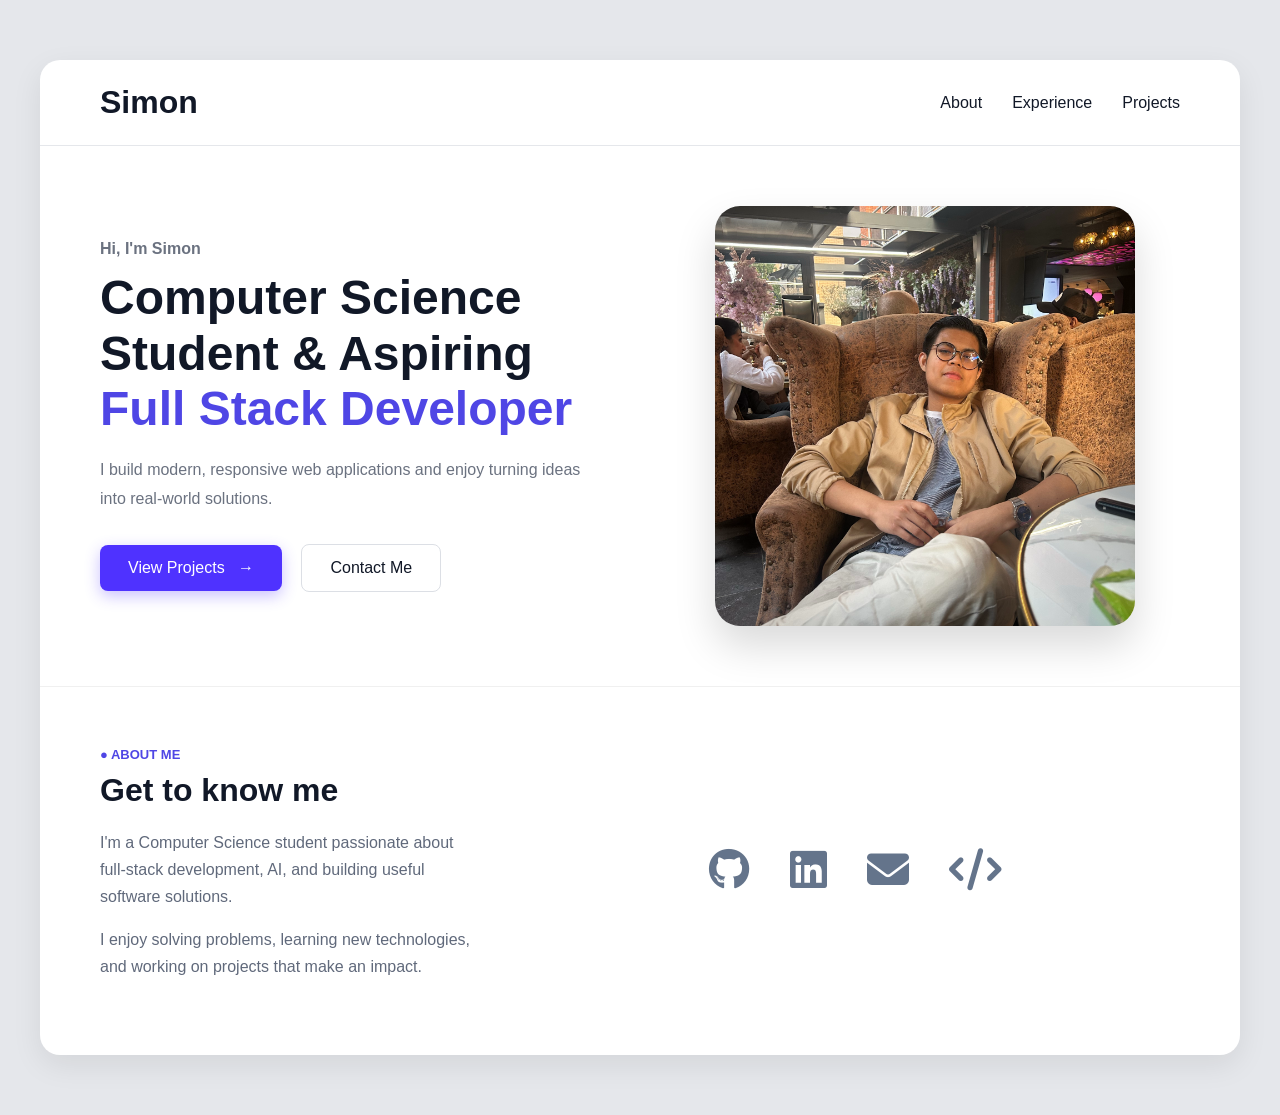
<file: index.html>
<!DOCTYPE html>
<html lang="en">

<head>
    <meta charset="UTF-8">
    <meta name="viewport" content="width=device-width, initial-scale=1.0">
    <title>Simon | Full Stack Developer</title>

    <link rel="stylesheet" href="./style/style.css">
    <link rel="stylesheet" href="https://cdnjs.cloudflare.com/ajax/libs/font-awesome/6.5.1/css/all.min.css">
</head>

<body>
    <header>
        <nav>
            <h1>Simon</h1>

            <ul class="nav-links">
                <li><a href="./index.html">About</a></li>
                <li><a href="./public/experience.html">Experience</a></li>
                <li><a href="./public/project.html">Projects</a></li>
            </ul>
        </nav>
    </header>

    <section id="about" class="about">
        <div class="about-content">
            <h4>Hi, I'm Simon</h4>

            <h2>
                Computer Science Student & Aspiring
                <span>Full Stack Developer</span>
            </h2>

            <p>
                I build modern, responsive web applications and enjoy turning ideas
                into real-world solutions.
            </p>

            <a href="./public/project.html" class="view-project">
                View Projects &nbsp; →
            </a>

            <a href="#contact" class="contact-me">
                Contact Me
            </a>
        </div>

        <div class="about-image">
            <img src="./images/image.png" alt="Photo of Simon">
        </div>
    </section>

    <section id="contact" class="about-details">
        <div class="about-description">
            <h4>● ABOUT ME</h4>
            <h2>Get to know me</h2>

            <p>
                I'm a Computer Science student passionate about full-stack development,
                AI, and building useful software solutions.
            </p>

            <p>
                I enjoy solving problems, learning new technologies, and working on
                projects that make an impact.
            </p>
        </div>

        <div class="social-links">
            <a href="https://github.com/XfourMD" target="_blank" aria-label="GitHub">
                <i class="fa-brands fa-github"></i>
            </a>

            <a href="https://www.linkedin.com/in/rathsetheara-simon-93519a324/"
               target="_blank"
               aria-label="LinkedIn">
                <i class="fa-brands fa-linkedin"></i>
            </a>

            <a href="mailto:rathsetheara.simon@gmail.com" aria-label="Email">
                <i class="fa-solid fa-envelope"></i>
            </a>

            <a href="./public/project.html" aria-label="Projects">
                <i class="fa-solid fa-code"></i>
            </a>
        </div>
    </section>
</body>

</html>
</file>
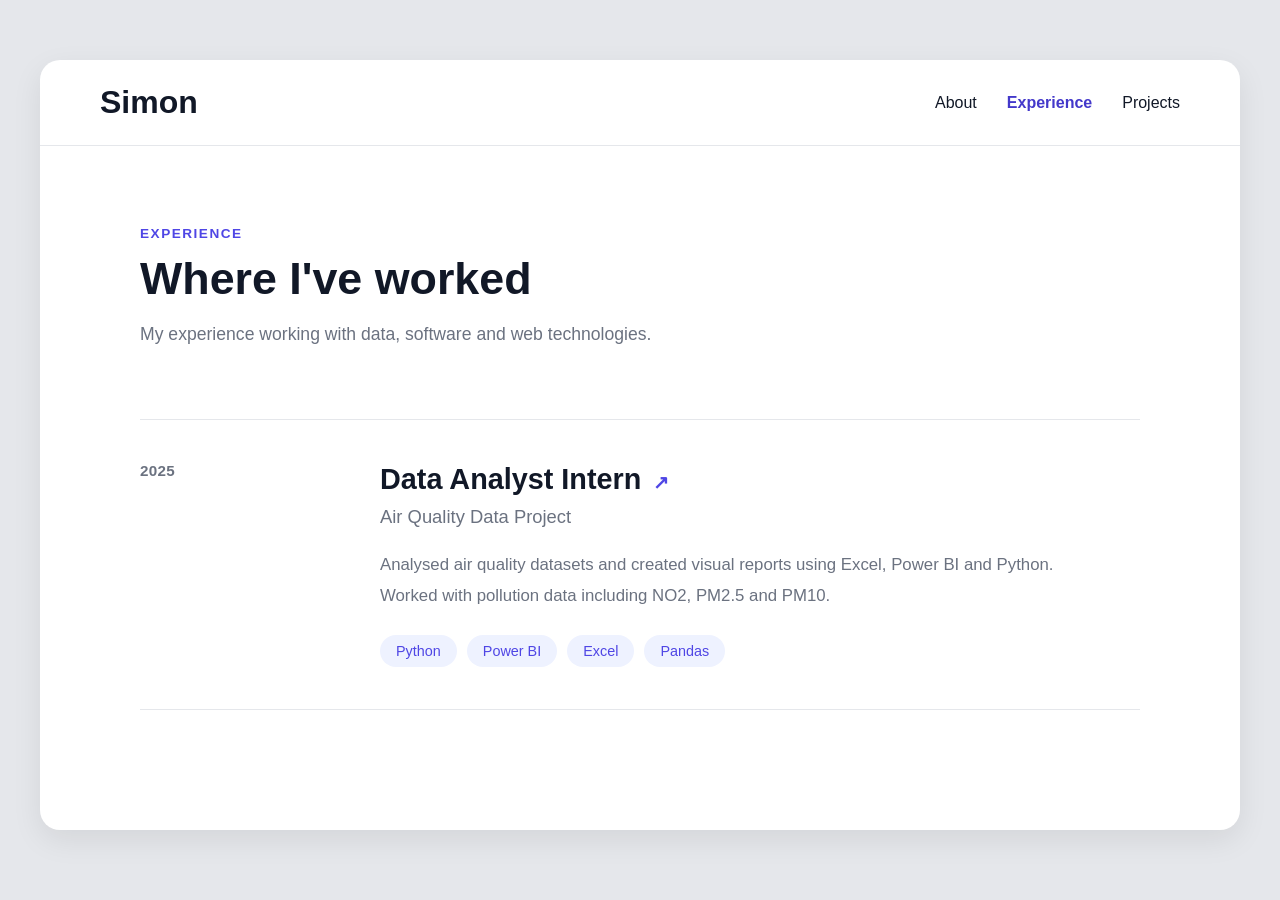
<file: public/experience.html>
<!DOCTYPE html>
<html lang="en">

<head>
    <meta charset="UTF-8">
    <meta name="viewport" content="width=device-width, initial-scale=1.0">
    <title>Experience</title>
    <link rel="stylesheet" href="../style/style.css">
</head>

<body class="experience-page">
    <header>
        <nav>
            <h1>Simon</h1>
            <ul class="nav-links">
                <li><a href="../index.html">About</a></li>
                <li><a href="./experience.html" class="active">Experience</a></li>
                <li><a href="./project.html">Projects</a></li>
            </ul>
        </nav>
    </header>

    <main class="experience-section">
        <div class="experience-heading">
            <h4>EXPERIENCE</h4>
            <h1>Where I've worked</h1>
            <p>My experience working with data, software and web technologies.</p>
        </div>

        <div class="experience-item">
            <div class="experience-date">
                2025
            </div>

            <div class="experience-content">
                <h2>Data Analyst Intern <span class="external-arrow">↗</span></h2>
                <h3>Air Quality Data Project</h3>

                <p>
                    Analysed air quality datasets and created visual reports using Excel,
                    Power BI and Python. Worked with pollution data including NO2, PM2.5 and PM10.
                </p>

                <div class="experience-tech">
                    <span>Python</span>
                    <span>Power BI</span>
                    <span>Excel</span>
                    <span>Pandas</span>
                </div>
            </div>
        </div>
    </main>
</body>

</html>
</file>
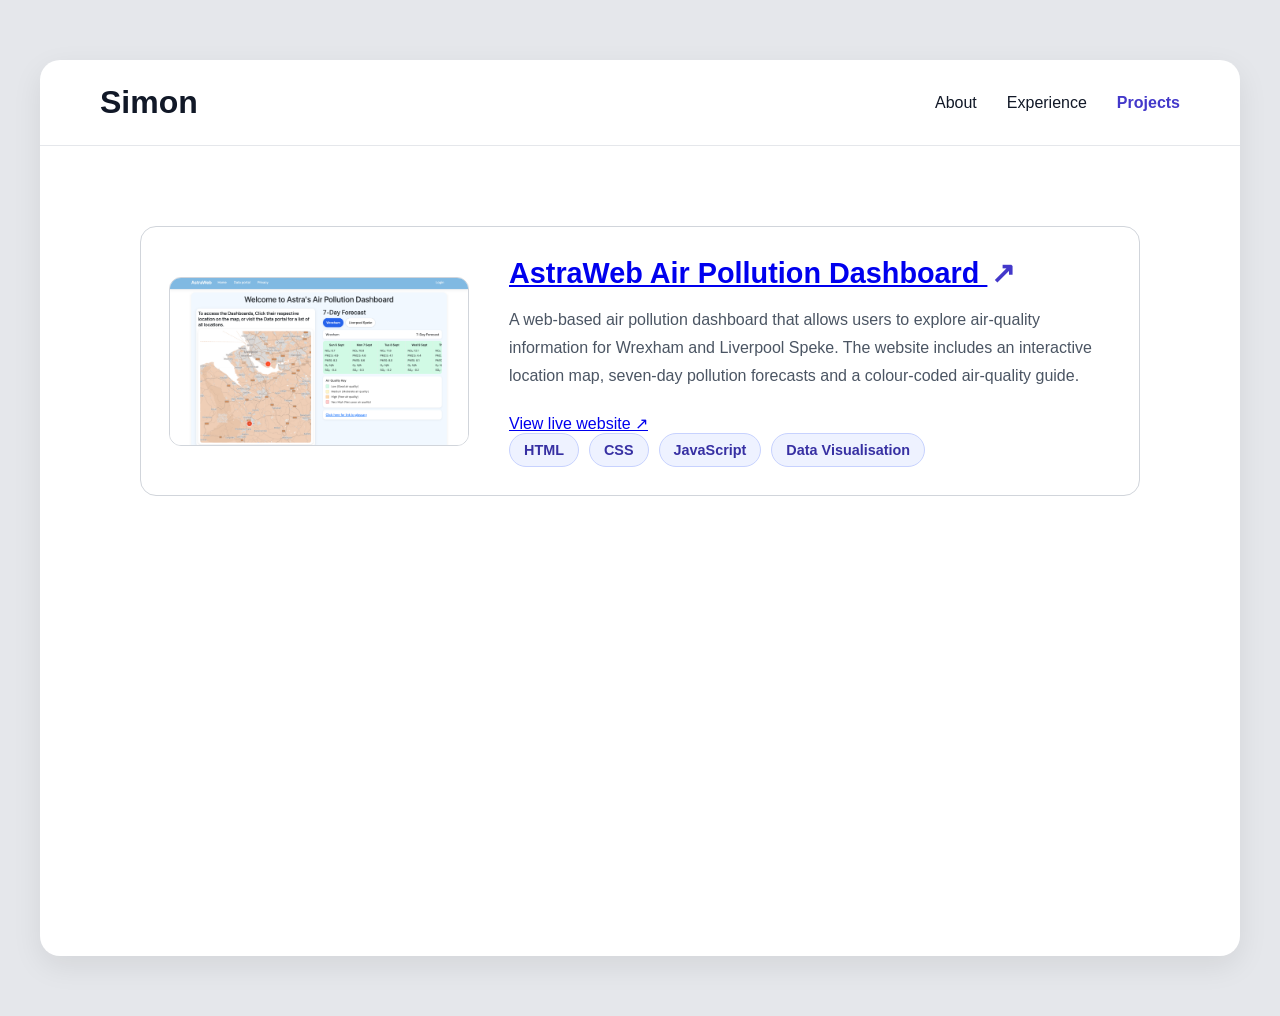
<file: public/project.html>
<!DOCTYPE html>
<html lang="en">

<head>
    <meta charset="UTF-8">
    <meta name="viewport" content="width=device-width, initial-scale=1.0">

    <title>Simon's Projects</title>

    <link rel="stylesheet" href="../style/style.css">
</head>

<body>

    <header>
        <nav>
            <h1>Simon</h1>

            <ul class="nav-links">
                <li><a href="../index.html">About</a></li>
                <li><a href="./experience.html">Experience</a></li>
                <li><a href="./project.html" class="active">Projects</a></li>
            </ul>
        </nav>
    </header>

    <main class="projects-section">

        <article class="project">

            <a
                class="project-image-link"
                href="https://2402722.win.studentwebserver.co.uk/AstraWeb"
                target="_blank"
                rel="noopener noreferrer"
            >
                <img
                    class="project-image"
                    src="../images/Astra.png"
                    alt="AstraWeb air pollution dashboard"
                >
            </a>

            <div class="project-content">

                <h2>
                    <a
                        href="https://2402722.win.studentwebserver.co.uk/AstraWeb"
                        target="_blank"
                        rel="noopener noreferrer"
                    >
                        AstraWeb Air Pollution Dashboard
                        <span class="external-arrow">↗</span>
                    </a>
                </h2>

                <p class="project-description">
                    A web-based air pollution dashboard that allows users to
                    explore air-quality information for Wrexham and Liverpool
                    Speke. The website includes an interactive location map,
                    seven-day pollution forecasts and a colour-coded air-quality
                    guide.
                </p>

                <a
                    class="live-link"
                    href="https://2402722.win.studentwebserver.co.uk/AstraWeb"
                    target="_blank"
                    rel="noopener noreferrer"
                >
                    View live website ↗
                </a>

                <div class="project-tech">
                    <span>HTML</span>
                    <span>CSS</span>
                    <span>JavaScript</span>
                    <span>Data Visualisation</span>
                </div>

            </div>

        </article>

    </main>

</body>

</html>
</file>
<file: style/style.css>
/* RESET */
* {
    margin: 0;
    padding: 0;
    box-sizing: border-box;
}

html {
    background-color: #e5e7eb;
    font-family: Arial, Helvetica, sans-serif;
    scroll-behavior: smooth;
}

body {
    background-color: white;
    color: #111827;
    max-width: 1200px;
    margin: 60px auto;
    border-radius: 20px;
    box-shadow: 0 10px 30px rgba(0, 0, 0, 0.08);
}

span {
    color: #4f46e5;
}

/* NAVIGATION */

nav {
    display: flex;
    justify-content: space-between;
    align-items: center;
    padding: 24px 60px;
    border-bottom: 1px solid #e5e7eb;
}

nav h1 {
    font-size: 2rem;
}

.nav-links {
    display: flex;
    gap: 30px;
    list-style: none;
}

.nav-links a {
    color: #111827;
    text-decoration: none;
    font-weight: 500;
}

.nav-links a:hover {
    color: #4f46e5;
}

/* HERO / ABOUT */

.about {
    display: flex;
    align-items: center;
    justify-content: space-between;
    gap: 60px;
    padding: 60px;
}

.about-content {
    flex: 1;
}

.about h4 {
    color: #6b7280;
    margin-bottom: 12px;
}

.about h2 {
    font-size: clamp(2rem, 4vw, 3rem);
    line-height: 1.15;
    margin-bottom: 20px;
}

.about p {
    color: #6b7280;
    line-height: 1.8;
    margin-bottom: 30px;
}

/* HERO IMAGE */

.about-image {
    flex: 1;
    display: flex;
    justify-content: center;
}

.about-image img {
    width: 100%;
    max-width: 420px;
    aspect-ratio: 1 / 1;
    object-fit: cover;
    border-radius: 25px;
    box-shadow: 0 20px 40px rgba(0, 0, 0, 0.15);
}

/* BUTTONS */

.view-project,
.contact-me {
    padding: 14px 28px;
    border-radius: 8px;
    font-size: 16px;
    cursor: pointer;
}

.view-project {
    background-color: #4f32ff;
    color: white;
    border: none;
    box-shadow: 0 5px 15px rgba(79, 50, 255, 0.3);
}

.view-project:hover {
    background-color: #3f25e6;
}

.contact-me {
    background-color: white;
    color: #111827;
    border: 1px solid #dcdfe5;
    margin-left: 15px;
}

.contact-me:hover {
    background-color: #f9fafb;
}

/* ABOUT DETAILS SECTION */

.about-details {
    display: grid;
    grid-template-columns: 1fr 1.7fr;
    gap: 50px;
    align-items: center;
    padding: 60px;
    border-top: 1px solid #f0f0f0;
}

.about-description h4 {
    color: #4f46e5;
    font-size: 13px;
    margin-bottom: 10px;
}

.about-description h2 {
    font-size: 2rem;
    margin-bottom: 20px;
}

.about-description p {
    color: #60697b;
    line-height: 1.7;
    margin-bottom: 15px;
}

/* SOCIAL LINK */

.social-links {
    display: flex;
    justify-content: center;
    align-items: center;
    gap: 40px;
    min-width: 450px;
}

.social-links a {
    color: #64748b;
    font-size: 42px;
    text-decoration: none;
    transition: 0.2s ease;
}

.social-links a:hover {
    color: #4f46e5;
    transform: translateY(-4px);
}

/* ACCESSIBILITY */

a:focus-visible,
button:focus-visible {
    outline: 3px solid #4338ca;
    outline-offset: 3px;
}

.view-project,
.contact-me {
    display: inline-block;
    text-decoration: none;
}

@media (prefers-reduced-motion: reduce) {
    html {
        scroll-behavior: auto;
    }
    *,
    *::before,
    *::after {
        scroll-behavior: auto !important;
        transition-duration: 0.01ms !important;
        animation-duration: 0.01ms !important;
        animation-iteration-count: 1 !important;
    }
}

/* TABLET */

@media (max-width: 900px) {
    body {
        margin: 30px;
    }
    nav {
        padding: 24px 30px;
    }
    .nav-links {
        gap: 18px;
    }
    .about {
        flex-direction: column;
        text-align: center;
        padding: 50px 30px;
    }
    .about-image img {
        max-width: 350px;
    }
    .about-details {
        grid-template-columns: 1fr;
        padding: 50px 30px;
    }
    .about-description {
        text-align: center;
    }
    .about-cards {
        grid-template-columns: repeat(3, 1fr);
    }
}

/* MOBILE */

@media (max-width: 650px) {
    body {
        margin: 0;
        border-radius: 0;
    }
    nav {
        flex-direction: column;
        gap: 20px;
        padding: 24px 20px;
    }
    .nav-links {
        flex-wrap: wrap;
        justify-content: center;
        gap: 15px;
    }
    .about {
        padding: 40px 20px;
    }
    .about h2 {
        font-size: 2.2rem;
    }
    .about-image img {
        max-width: 300px;
    }
    .view-project,
    .contact-me {
        width: 100%;
        margin: 8px 0;
    }
    .about-details {
        padding: 40px 20px;
    }
    .about-cards {
        grid-template-columns: 1fr;
    }
    .about-card {
        min-height: auto;
    }
}

/* =========================
   ABOUT PAGE
   ========================= */

.about-page {
    padding: 60px;
}

/* MAIN ABOUT CONTENT */

.about-page-content {
    display: grid;
    grid-template-columns: 1fr 1.4fr;
    align-items: center;
    gap: 60px;
}

/* IMAGE */

.about-page-image img {
    width: 100%;
    max-width: 380px;
    aspect-ratio: 1 / 1;
    object-fit: cover;
    border-radius: 20px;
    box-shadow: 0 15px 30px rgba(0, 0, 0, 0.15);
}

/* TEXT */

.about-page-text h4 {
    color: #4f46e5;
    font-size: 14px;
    margin-bottom: 12px;
}

.about-page-text h1 {
    font-size: 2.5rem;
    line-height: 1.2;
    margin-bottom: 25px;
}

.about-page-text p {
    color: #6b7280;
    line-height: 1.8;
    margin-bottom: 18px;
}

/* FACT CARDS */

.about-facts {
    display: grid;
    grid-template-columns: repeat(3, 1fr);
    gap: 20px;
    margin-top: 60px;
}

.fact {
    padding: 25px;
    background-color: #f9fafb;
    border: 1px solid #e5e7eb;
    border-radius: 12px;
}

.fact h3 {
    margin-bottom: 10px;
}

.fact p {
    color: #6b7280;
    line-height: 1.6;
}

/* TABLET */

@media (max-width: 800px) {
    .about-page {
        padding: 40px 30px;
    }
    .about-page-content {
        grid-template-columns: 1fr;
        text-align: center;
    }
    .about-page-image {
        display: flex;
        justify-content: center;
    }
    .about-facts {
        grid-template-columns: 1fr;
    }
}

/* MOBILE */

@media (max-width: 600px) {
    .about-page {
        padding: 35px 20px;
    }
    .about-page-text h1 {
        font-size: 2rem;
    }
    .about-page-image img {
        max-width: 280px;
    }
}

/* =========================
   CONTACT PAGE
   ========================= */

.contact-page {
    padding: 70px 60px;
}

/* CONTACT HEADING */

.contact-heading {
    max-width: 650px;
    margin-bottom: 45px;
}

.contact-heading h4 {
    color: #4f46e5;
    font-size: 14px;
    margin-bottom: 10px;
}

.contact-heading h1 {
    font-size: 2.8rem;
    margin-bottom: 15px;
}

.contact-heading p {
    color: #6b7280;
    line-height: 1.7;
}

/* CONTACT LINKS */

.contact-links {
    display: grid;
    grid-template-columns: repeat(3, 1fr);
    gap: 20px;
}

/* CONTACT CARD */

.contact-card {
    display: flex;
    align-items: center;
    gap: 15px;
    padding: 25px;
    background-color: #f9fafb;
    border: 1px solid #e5e7eb;
    border-radius: 12px;
    color: #111827;
    text-decoration: none;
    transition: 0.2s;
}

/* CARD HOVER */

.contact-card:hover {
    transform: translateY(-4px);
    border-color: #4f46e5;
    box-shadow: 0 10px 25px rgba(0, 0, 0, 0.08);
}

/* ICON */

.contact-icon {
    font-size: 28px;
}

/* CARD TEXT */

.contact-card h3 {
    margin-bottom: 5px;
}

.contact-card p {
    color: #6b7280;
    font-size: 14px;
}

/* ARROW */

.arrow {
    margin-left: auto;
    color: #4f46e5;
    font-size: 22px;
}

/* TABLET */

@media (max-width: 800px) {
    .contact-page {
        padding: 50px 30px;
    }
    .contact-links {
        grid-template-columns: 1fr;
    }
}

/* MOBILE */

@media (max-width: 600px) {
    .contact-page {
        padding: 40px 20px;
    }
    .contact-heading h1 {
        font-size: 2rem;
    }
    .contact-card {
        padding: 20px;
    }
}

/* PROJECT PAGE */

.projects-section {
    width: min(1000px, 86%);
    min-height: calc(100vh - 90px);
    margin: 0 auto;
    padding: 80px 0 120px;
}

.project {
    display: grid;
    grid-template-columns: 300px 1fr;
    align-items: center;
    gap: 40px;
    padding: 28px;
    color: #111827;
    background-color: #ffffff;
    border: 1px solid #d1d5db;
    border-radius: 16px;
    text-decoration: none;
    cursor: pointer;
    transition: transform 0.2s ease, border-color 0.2s ease, box-shadow 0.2s ease;
}

.project:hover {
    transform: translateY(-3px);
    border-color: #4f46e5;
    box-shadow: 0 10px 30px rgba(17, 24, 39, 0.1);
}

.project:focus-visible {
    outline: 3px solid #4338ca;
    outline-offset: 4px;
}

.project-image {
    display: block;
    width: 100%;
    aspect-ratio: 16 / 9;
    object-fit: cover;
    border: 1px solid #d1d5db;
    border-radius: 12px;
}

.project-content h2 {
    margin-bottom: 14px;
    color: #111827;
    font-size: 1.8rem;
    font-weight: 650;
    line-height: 1.3;
}

.external-arrow {
    display: inline-block;
    margin-left: 4px;
    color: #4338ca;
    transition: transform 0.2s ease;
}

.project:hover .external-arrow,
.project:focus-visible .external-arrow {
    transform: translate(3px, -3px);
}

.project-description {
    max-width: 68ch;
    margin-bottom: 24px;
    color: #4b5563;
    font-size: 1rem;
    line-height: 1.75;
}

.project-tech {
    display: flex;
    flex-wrap: wrap;
    gap: 10px;
}

.project-tech span {
    padding: 8px 14px;
    color: #3730a3;
    background-color: #eef2ff;
    border: 1px solid #c7d2fe;
    border-radius: 999px;
    font-size: 0.9rem;
    font-weight: 600;
}

.nav-links .active {
    color: #4338ca;
    font-weight: 700;
}

@media (max-width: 850px) {
    .projects-section {
        width: min(90%, 700px);
        padding: 60px 0 90px;
    }
    .project {
        grid-template-columns: 220px 1fr;
        gap: 28px;
        padding: 24px;
    }
    .project-content h2 {
        font-size: 1.55rem;
    }
}

@media (max-width: 650px) {
    .projects-section {
        width: auto;
        padding: 40px 20px 70px;
    }
    .project {
        grid-template-columns: 1fr;
        gap: 24px;
        padding: 20px;
    }
    .project-content h2 {
        font-size: 1.4rem;
    }
    .project-description {
        line-height: 1.65;
    }
    .project-tech span {
        padding: 7px 12px;
        font-size: 0.85rem;
    }
}

/* ==================================
   EXPERIENCE PAGE ONLY
================================== */

.experience-page .experience-section {
    width: min(1000px, 86%);
    margin: 0 auto;
    padding: 80px 0 120px;
}

.experience-page .experience-heading {
    max-width: 650px;
    margin-bottom: 70px;
}

.experience-page .experience-heading h4 {
    color: #4f46e5;
    font-size: 0.85rem;
    letter-spacing: 1.5px;
    margin-bottom: 12px;
}

.experience-page .experience-heading h1 {
    font-size: 2.8rem;
    line-height: 1.15;
    margin-bottom: 15px;
}

.experience-page .experience-heading p {
    color: #6b7280;
    font-size: 1.1rem;
    line-height: 1.7;
}

.experience-page .experience-item {
    display: grid;
    grid-template-columns: 180px 1fr;
    gap: 60px;
    padding: 42px 0;
    border-top: 1px solid #e5e7eb;
    transition: transform 0.2s ease;
}

.experience-page .experience-item:last-child {
    border-bottom: 1px solid #e5e7eb;
}

.experience-page .experience-item:hover {
    transform: translateX(5px);
}

.experience-page .experience-date {
    color: #6b7280;
    font-size: 0.95rem;
    font-weight: 600;
    letter-spacing: 0.3px;
}

.experience-page .experience-content h2 {
    color: #111827;
    font-size: 1.8rem;
    font-weight: 600;
    line-height: 1.25;
    margin-bottom: 8px;
}

.experience-page .experience-content h2 span {
    color: #4f46e5;
    font-size: 1.2rem;
}

.experience-page .experience-content h3 {
    color: #6b7280;
    font-size: 1.15rem;
    font-weight: 500;
    margin-bottom: 22px;
}

.experience-page .experience-content p {
    max-width: 720px;
    color: #6b7280;
    font-size: 1.05rem;
    line-height: 1.8;
    margin-bottom: 24px;
}

.experience-page .experience-tech {
    display: flex;
    flex-wrap: wrap;
    gap: 10px;
}

.experience-page .experience-tech span {
    padding: 8px 16px;
    background-color: #eef2ff;
    color: #4f46e5;
    border-radius: 999px;
    font-size: 0.9rem;
    font-weight: 500;
}

@media (max-width: 800px) {
    .experience-page .experience-section {
        width: 90%;
        padding: 60px 0 90px;
    }
    .experience-page .experience-heading {
        margin-bottom: 45px;
    }
    .experience-page .experience-heading h1 {
        font-size: 2.2rem;
    }
    .experience-page .experience-item {
        grid-template-columns: 130px 1fr;
        gap: 30px;
    }
}

@media (max-width: 600px) {
    .experience-page .experience-section {
        width: auto;
        padding: 45px 20px 70px;
    }
    .experience-page .experience-heading h1 {
        font-size: 2rem;
    }
    .experience-page .experience-item {
        grid-template-columns: 1fr;
        gap: 12px;
        padding: 32px 0;
    }
    .experience-page .experience-content h2 {
        font-size: 1.5rem;
    }
    .experience-page .experience-content p {
        font-size: 1rem;
        line-height: 1.7;
    }
    .experience-page .experience-tech span {
        padding: 7px 12px;
        font-size: 0.85rem;
    }
}
</file>
